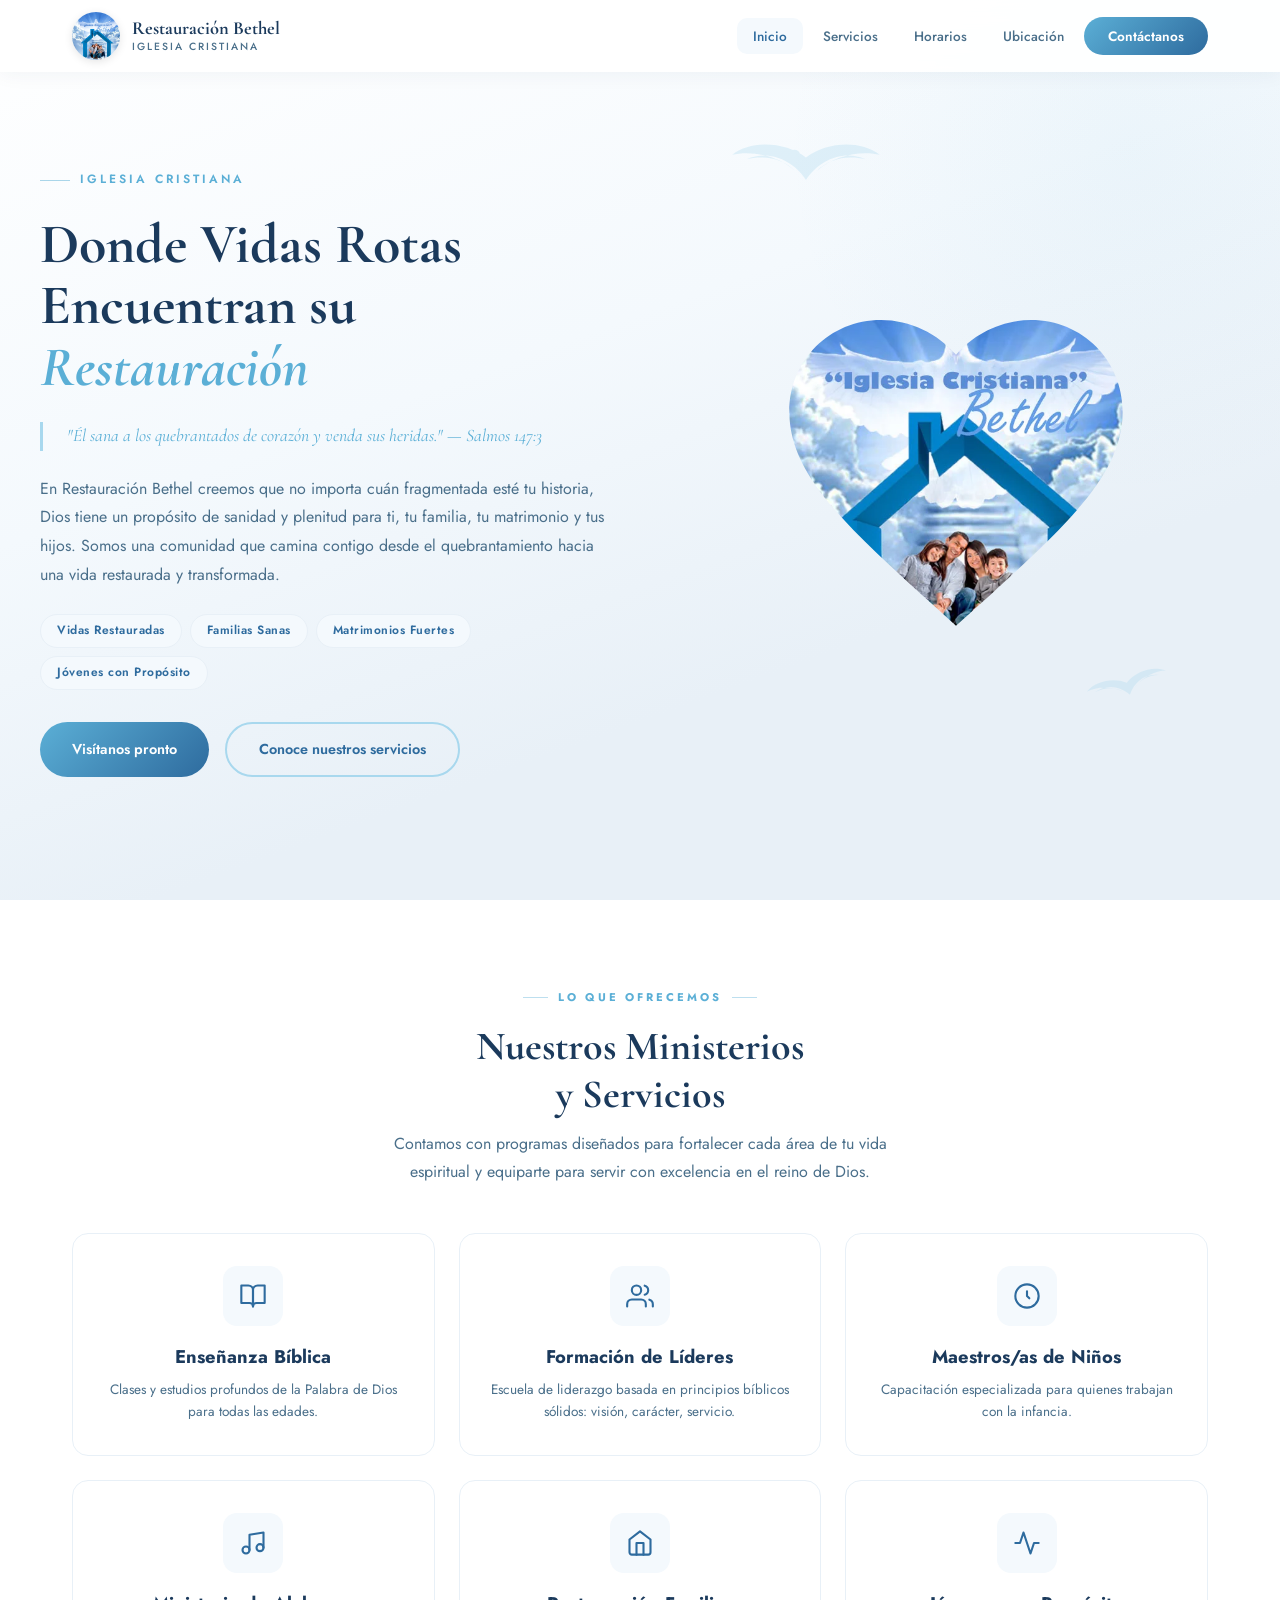
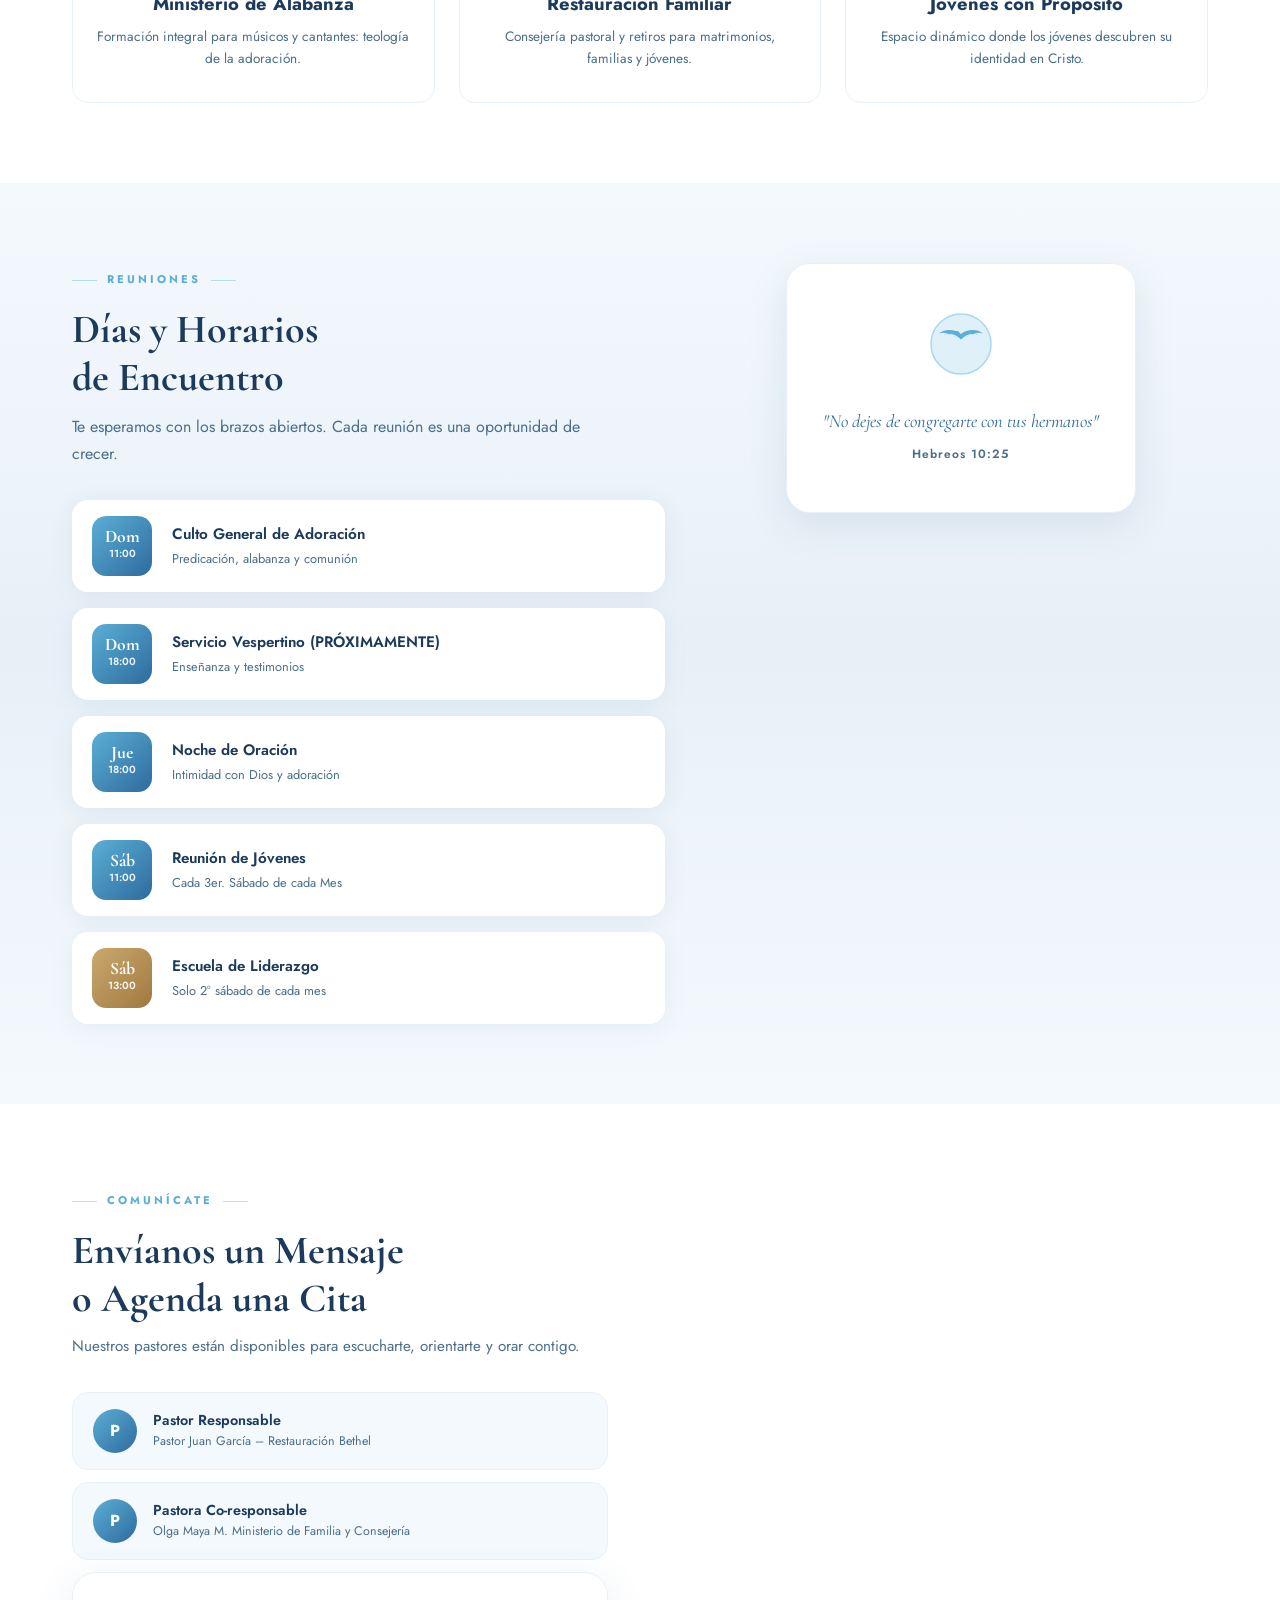
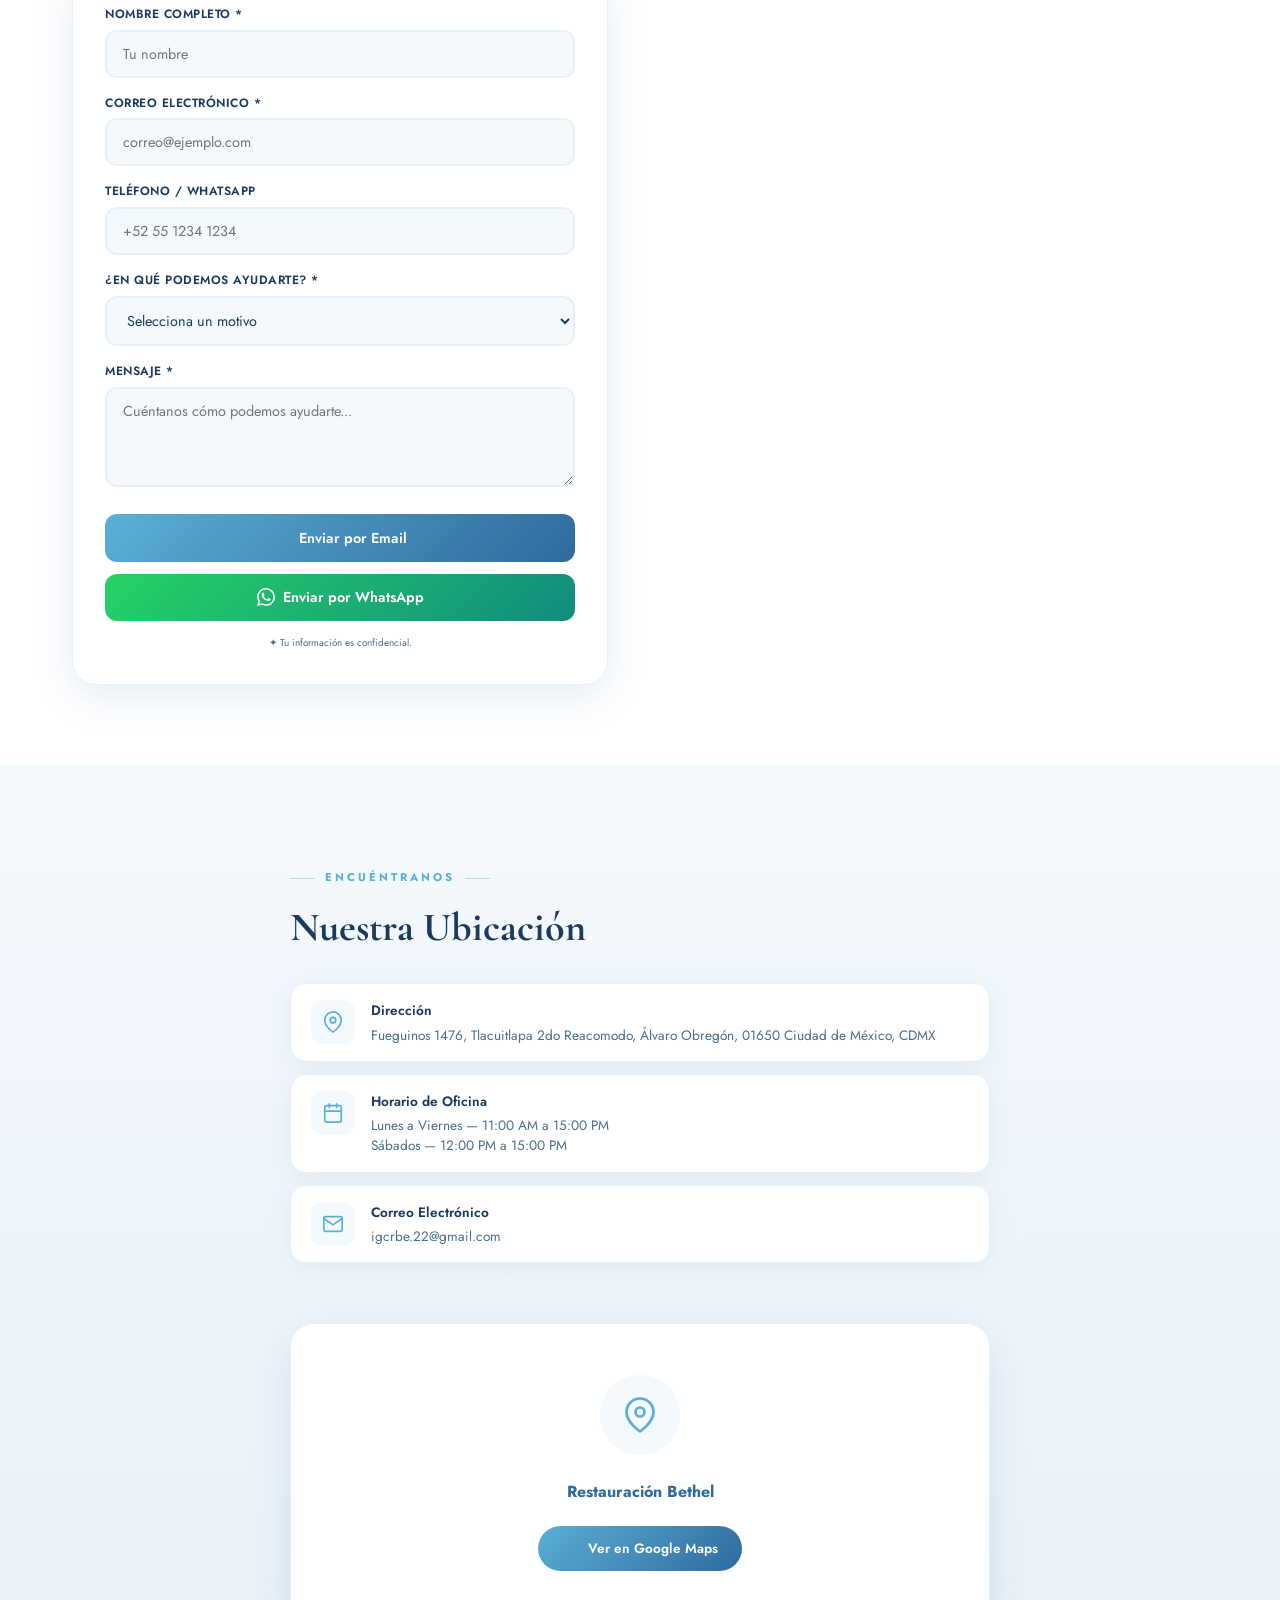
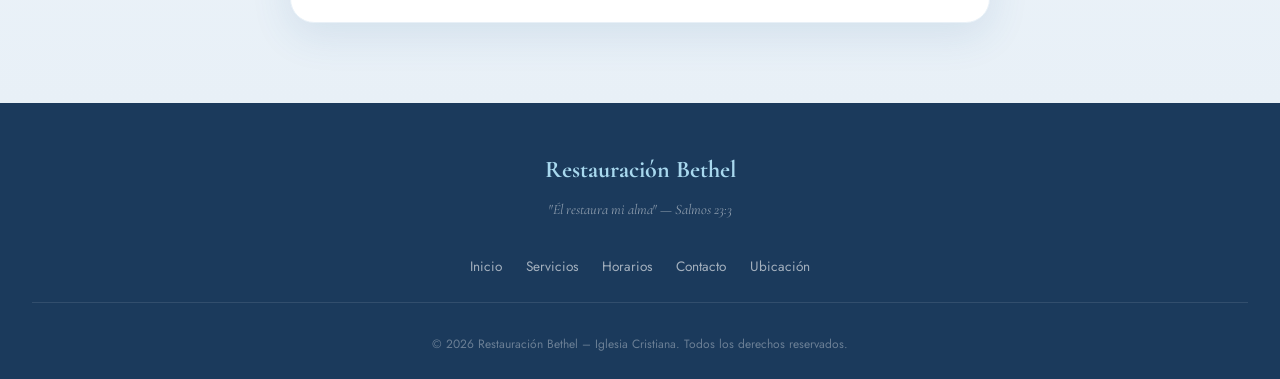
<file: index.html>
<!DOCTYPE html>
<html lang="es">
<head>
  <meta charset="UTF-8" />
  <meta name="viewport" content="width=device-width, initial-scale=1.0"/>
  <title>Iglesia Cristiana Restauración Bethel – Restaurando Vidas, Familias y Destinos</title>

  <link href="https://fonts.googleapis.com/css2?family=Cormorant+Garamond:ital,wght@0,400;0,600;0,700;1,400;1,600&family=Jost:wght@300;400;500;600&display=swap" rel="stylesheet"/>

  <link rel="stylesheet" href="styles.css"/>
</head>
<body>

  <!-- PALOMAS DE FONDO -->
  <div class="dove-bg" aria-hidden="true">
    <svg style="top:5%;left:5%;width:260px;" viewBox="0 0 200 130">
      <path d="M100 55 C78 38 40 35 18 52 C38 47 68 52 88 70 C75 57 55 52 34 57 C58 46 86 58 100 80 C114 58 142 46 166 57 C145 52 125 57 112 70 C132 52 162 47 182 52 C160 35 122 38 100 55Z" fill="#5bafd6"/>
      <ellipse cx="87" cy="51" rx="6" ry="4.5" fill="#5bafd6"/>
    </svg>
    <svg style="top:30%;right:3%;width:190px;transform:scaleX(-1)" viewBox="0 0 200 130">
      <path d="M100 55 C78 38 40 35 18 52 C38 47 68 52 88 70 C75 57 55 52 34 57 C58 46 86 58 100 80 C114 58 142 46 166 57 C145 52 125 57 112 70 C132 52 162 47 182 52 C160 35 122 38 100 55Z" fill="#5bafd6"/>
      <ellipse cx="87" cy="51" rx="6" ry="4.5" fill="#5bafd6"/>
    </svg>
    <svg style="bottom:15%;left:8%;width:140px;opacity:.07" viewBox="0 0 200 130">
      <path d="M100 55 C78 38 40 35 18 52 C38 47 68 52 88 70 C75 57 55 52 34 57 C58 46 86 58 100 80 C114 58 142 46 166 57 C145 52 125 57 112 70 C132 52 162 47 182 52 C160 35 122 38 100 55Z" fill="#5bafd6"/>
    </svg>
  </div>

  <!-- NAVBAR -->
  <nav id="navbar">
    <div class="nav-inner">
      <a href="#inicio" class="nav-brand">
        <img src="images/logo.webp" alt="Restauración Bethel" class="nav-logo-img"/>
        <div class="brand-text">
          <span class="brand-name">Restauración Bethel</span>
          <span class="brand-sub">Iglesia Cristiana</span>
        </div>
      </a>

      <ul class="nav-links" id="navLinks">
        <li><a href="#inicio">Inicio</a></li>
        <li><a href="#servicios">Servicios</a></li>
        <li><a href="#horarios">Horarios</a></li>
        <li><a href="#ubicacion">Ubicación</a></li>
        <li><a href="#contacto" class="nav-cta">Contáctanos</a></li>
      </ul>

      <div class="hamburger" id="hamburger" onclick="toggleMenu()">
        <span></span><span></span><span></span>
      </div>
    </div>
  </nav>

  <div class="nav-overlay" id="navOverlay"></div>

  <!-- HERO -->
  <section id="inicio">
    <div class="hero-circle"></div>

    <div class="hero-doves" aria-hidden="true">
      <svg style="top:12%;right:30%;width:180px" viewBox="0 0 200 130">
        <path d="M100 55 C78 38 40 35 18 52 C38 47 68 52 88 70 C75 57 55 52 34 57 C58 46 86 58 100 80 C114 58 142 46 166 57 C145 52 125 57 112 70 C132 52 162 47 182 52 C160 35 122 38 100 55Z" fill="#a8d8ee"/>
        <ellipse cx="87" cy="51" rx="6" ry="4.5" fill="#a8d8ee"/>
      </svg>
      <svg style="bottom:20%;right:8%;width:100px;transform:rotate(-15deg)" viewBox="0 0 200 130">
        <path d="M100 55 C78 38 40 35 18 52 C38 47 68 52 88 70 C75 57 55 52 34 57 C58 46 86 58 100 80 C114 58 142 46 166 57 C145 52 125 57 112 70 C132 52 162 47 182 52 C160 35 122 38 100 55Z" fill="#a8d8ee"/>
      </svg>
    </div>

    <div class="hero-content">
      <div class="hero-text">
        <div class="hero-eyebrow">
          <span class="hero-eyebrow-line"></span>
          Iglesia Cristiana
        </div>
        <h1 class="hero-title">
          Donde Vidas Rotas<br/>
          Encuentran su<br/>
          <em>Restauración</em>
        </h1>
        <p class="hero-verse">
          "Él sana a los quebrantados de corazón y venda sus heridas." — Salmos 147:3
        </p>
        <p class="hero-desc">
          En Restauración Bethel creemos que no importa cuán fragmentada esté tu historia,
          Dios tiene un propósito de sanidad y plenitud para ti, tu familia, tu matrimonio
          y tus hijos. Somos una comunidad que camina contigo desde el quebrantamiento
          hacia una vida restaurada y transformada.
        </p>
        <div class="hero-tags">
          <span class="hero-tag">Vidas Restauradas</span>
          <span class="hero-tag">Familias Sanas</span>
          <span class="hero-tag">Matrimonios Fuertes</span>
          <span class="hero-tag">Jóvenes con Propósito</span>
        </div>
        <div class="hero-btns">
          <a href="#contacto" class="btn-primary">Visítanos pronto</a>
          <a href="#servicios" class="btn-outline">Conoce nuestros servicios</a>
        </div>
      </div>

      <div class="hero-visual">
        <img src="images/logo.webp" alt="Logo Restauración Bethel" class="hero-logo-img"/>
      </div>
    </div>
  </section>

  <!-- SERVICIOS -->
  <section id="servicios">
    <div class="section-inner">
      <div class="services-header reveal">
        <div class="section-label">Lo que ofrecemos</div>
        <h2 class="section-title">Nuestros Ministerios<br/>y Servicios</h2>
        <p class="section-desc">
          Contamos con programas diseñados para fortalecer cada área de tu vida espiritual
          y equiparte para servir con excelencia en el reino de Dios.
        </p>
      </div>

      <div class="services-grid">
        <div class="service-card reveal">
          <div class="service-icon">
            <svg viewBox="0 0 24 24" fill="none" stroke-width="1.8" stroke-linecap="round" stroke-linejoin="round">
              <path d="M2 3h6a4 4 0 0 1 4 4v14a3 3 0 0 0-3-3H2z"/>
              <path d="M22 3h-6a4 4 0 0 0-4 4v14a3 3 0 0 1 3-3h7z"/>
            </svg>
          </div>
          <div class="service-title">Enseñanza Bíblica</div>
          <p class="service-text">Clases y estudios profundos de la Palabra de Dios para todas las edades.</p>
        </div>

        <div class="service-card reveal">
          <div class="service-icon">
            <svg viewBox="0 0 24 24" fill="none" stroke-width="1.8" stroke-linecap="round" stroke-linejoin="round">
              <path d="M17 21v-2a4 4 0 0 0-4-4H5a4 4 0 0 0-4 4v2"/>
              <circle cx="9" cy="7" r="4"/>
              <path d="M23 21v-2a4 4 0 0 0-3-3.87"/>
              <path d="M16 3.13a4 4 0 0 1 0 7.75"/>
            </svg>
          </div>
          <div class="service-title">Formación de Líderes</div>
          <p class="service-text">Escuela de liderazgo basada en principios bíblicos sólidos: visión, carácter, servicio.</p>
        </div>

        <div class="service-card reveal">
          <div class="service-icon">
            <svg viewBox="0 0 24 24" fill="none" stroke-width="1.8" stroke-linecap="round" stroke-linejoin="round">
              <path d="M12 2C6.5 2 2 6.5 2 12s4.5 10 10 10 10-4.5 10-10S17.5 2 12 2z"/>
              <path d="M12 8v4l2 2"/>
            </svg>
          </div>
          <div class="service-title">Maestros/as de Niños</div>
          <p class="service-text">Capacitación especializada para quienes trabajan con la infancia.</p>
        </div>

        <div class="service-card reveal">
          <div class="service-icon">
            <svg viewBox="0 0 24 24" fill="none" stroke-width="1.8" stroke-linecap="round" stroke-linejoin="round">
              <path d="M9 18V5l12-2v13"/>
              <circle cx="6" cy="18" r="3"/>
              <circle cx="18" cy="16" r="3"/>
            </svg>
          </div>
          <div class="service-title">Ministerio de Alabanza</div>
          <p class="service-text">Formación integral para músicos y cantantes: teología de la adoración.</p>
        </div>

        <div class="service-card reveal">
          <div class="service-icon">
            <svg viewBox="0 0 24 24" fill="none" stroke-width="1.8" stroke-linecap="round" stroke-linejoin="round">
              <path d="M3 9l9-7 9 7v11a2 2 0 0 1-2 2H5a2 2 0 0 1-2-2z"/>
              <polyline points="9 22 9 12 15 12 15 22"/>
            </svg>
          </div>
          <div class="service-title">Restauración Familiar</div>
          <p class="service-text">Consejería pastoral y retiros para matrimonios, familias y jóvenes.</p>
        </div>

        <div class="service-card reveal">
          <div class="service-icon">
            <svg viewBox="0 0 24 24" fill="none" stroke-width="1.8" stroke-linecap="round" stroke-linejoin="round">
              <polyline points="22 12 18 12 15 21 9 3 6 12 2 12"/>
            </svg>
          </div>
          <div class="service-title">Jóvenes con Propósito</div>
          <p class="service-text">Espacio dinámico donde los jóvenes descubren su identidad en Cristo.</p>
        </div>
      </div>
    </div>
  </section>

  <!-- HORARIOS -->
  <section id="horarios">
    <div class="section-inner">
      <div class="schedule-wrap">
        <div class="reveal">
          <div class="section-label">Reuniones</div>
          <h2 class="section-title">Días y Horarios<br/>de Encuentro</h2>
          <p class="section-desc">Te esperamos con los brazos abiertos. Cada reunión es una oportunidad de crecer.</p>

          <div class="schedule-list">
            <div class="schedule-item">
              <div class="schedule-badge">
                <div class="badge-day">Dom</div>
                <div class="badge-time">11:00</div>
              </div>
              <div class="schedule-info">
                <div class="schedule-name">Culto General de Adoración</div>
                <div class="schedule-note">Predicación, alabanza y comunión</div>
              </div>
            </div>
            <div class="schedule-item">
              <div class="schedule-badge">
                <div class="badge-day">Dom</div>
                <div class="badge-time">18:00</div>
              </div>
              <div class="schedule-info">
                <div class="schedule-name">Servicio Vespertino (PRÓXIMAMENTE)</div>
                <div class="schedule-note">Enseñanza y testimonios</div>
              </div>
            </div>
            <div class="schedule-item">
              <div class="schedule-badge">
                <div class="badge-day">Jue</div>
                <div class="badge-time">18:00</div>
              </div>
              <div class="schedule-info">
                <div class="schedule-name">Noche de Oración</div>
                <div class="schedule-note">Intimidad con Dios y adoración</div>
              </div>
            </div>
            <div class="schedule-item">
              <div class="schedule-badge">
                <div class="badge-day">Sáb</div>
                <div class="badge-time">11:00</div>
              </div>
              <div class="schedule-info">
                <div class="schedule-name">Reunión de Jóvenes</div>
                <div class="schedule-note">Cada 3er. Sábado de cada Mes</div>
              </div>
            </div>
            <div class="schedule-item">
              <div class="schedule-badge" style="background:linear-gradient(135deg,#c9a96e,#a07840)">
                <div class="badge-day">Sáb</div>
                <div class="badge-time">13:00</div>
              </div>
              <div class="schedule-info">
                <div class="schedule-name">Escuela de Liderazgo</div>
                <div class="schedule-note">Solo 2° sábado de cada mes</div>
              </div>
            </div>
          </div>
        </div>

        <div class="schedule-visual reveal">
          <div class="clock-card">
            <div class="clock-icon-wrap">
              <svg width="64" height="64" viewBox="0 0 64 64" fill="none">
                <circle cx="32" cy="32" r="30" fill="#dff0f9" stroke="#a8d8ee" stroke-width="1.5"/>
                <path d="M32 22 C26 17 16 16.5 10 21.5 C15.5 19.8 22 21.5 27 25.5 C24 22.5 19 21 14.5 22.5 C20 20 27 22.5 32 27.5 C37 22.5 44 20 49.5 22.5 C45 21 40 22.5 37 25.5 C42 21.5 48.5 19.8 54 21.5 C48 16.5 38 17 32 22Z" fill="#5bafd6"/>
                <ellipse cx="28" cy="21" rx="2.5" ry="2" fill="#5bafd6"/>
              </svg>
            </div>
            <div class="clock-quote">"No dejes de congregarte con tus hermanos"</div>
            <div class="clock-ref">Hebreos 10:25</div>
          </div>
        </div>
      </div>
    </div>
  </section>

  <!-- CONTACTO -->
  <section id="contacto">
    <div class="section-inner">
      <div class="contact-wrap">

        <div class="reveal">
          <div class="section-label">Comunícate</div>
          <h2 class="section-title">Envíanos un Mensaje<br/>o Agenda una Cita</h2>
          <p class="pastores-intro">
            Nuestros pastores están disponibles para escucharte, orientarte y orar contigo.
          </p>

          <div class="pastor-card">
            <div class="pastor-avatar">P</div>
            <div>
              <div class="pastor-name">Pastor Responsable</div>
              <div class="pastor-role">Pastor Juan García – Restauración Bethel</div>
            </div>
          </div>
          <div class="pastor-card">
            <div class="pastor-avatar">P</div>
            <div>
              <div class="pastor-name">Pastora Co-responsable</div>
              <div class="pastor-role">Olga Maya M. Ministerio de Familia y Consejería</div>
            </div>
          </div>

         <!-- 
          <div class="contact-methods">
            <div class="contact-method">
              <svg viewBox="0 0 24 24" fill="none" stroke-width="1.8" stroke-linecap="round" stroke-linejoin="round">
                <path d="M22 16.92v3a2 2 0 0 1-2.18 2 19.79 19.79 0 0 1-8.63-3.07A19.5 19.5 0 0 1 4.69 12a19.79 19.79 0 0 1-3-8.57A2 2 0 0 1 3.62 2h3a2 2 0 0 1 2 1.72c.127.96.361 1.903.7 2.81a2 2 0 0 1-.45 2.11L8.09 9.91a16 16 0 0 0 6 6l1.27-1.27a2 2 0 0 1 2.11-.45c.907.339 1.85.573 2.81.7A2 2 0 0 1 22 16.92z"/>
              </svg>
              <span>WhatsApp / Teléfono: <strong>55 3315 7550</strong></span>
            </div>
            <div class="contact-method">
              <svg viewBox="0 0 24 24" fill="none" stroke-width="1.8" stroke-linecap="round" stroke-linejoin="round">
                <path d="M4 4h16c1.1 0 2 .9 2 2v12c0 1.1-.9 2-2 2H4c-1.1 0-2-.9-2-2V6c0-1.1.9-2 2-2z"/>
                <polyline points="22,6 12,13 2,6"/>
              </svg>
              <span>Email: <strong>igcrbe.22@gmail.com</strong></span>
            </div>
          </div>
        </div>
          -->

        <div class="contact-form-box reveal">
          <form id="contactForm" action="https://formsubmit.co/igcrbe.22@gmail.com" method="POST">
            <input type="hidden" name="_next" value="https://igcrbe22.github.io/Restauracion-Bethel.com/?enviado=exito">
            <input type="hidden" name="_subject" value="🕊️ Nuevo mensaje desde Restauración Bethel">
            <input type="hidden" name="_captcha" value="false">
            <input type="hidden" name="_template" value="table">
            <input type="hidden" name="_autoresponse" value="Gracias por contactarnos. Pronto nos comunicaremos contigo. ¡Dios te bendiga! — Restauración Bethel">
            <input type="hidden" name="Nombre" id="formNombreHidden">
            <input type="hidden" name="Email" id="formEmailHidden">
            <input type="hidden" name="Telefono" id="formTelHidden">
            <input type="hidden" name="Motivo" id="formMotivoHidden">
            <input type="hidden" name="Mensaje" id="formMensajeHidden">

            <div class="form-group">
              <label>Nombre completo *</label>
              <input type="text" id="formNombre" name="nombre_visible" placeholder="Tu nombre" required>
            </div>
            <div class="form-group">
              <label>Correo electrónico *</label>
              <input type="email" id="formEmail" name="email_visible" placeholder="correo@ejemplo.com" required>
            </div>
            <div class="form-group">
              <label>Teléfono / WhatsApp</label>
              <input type="tel" id="formTel" name="telefono_visible" placeholder="+52 55 1234 1234">
            </div>
            <div class="form-group">
              <label>¿En qué podemos ayudarte? *</label>
              <select id="formMotivo" name="motivo_visible" required>
                <option value="">Selecciona un motivo</option>
                <option>Visitar la iglesia por primera vez</option>
                <option>Agendar cita con un pastor</option>
                <option>Información sobre ministerios</option>
                <option>Consejería pastoral</option>
                <option>Oración y apoyo espiritual</option>
                <option>Otro</option>
              </select>
            </div>
            <div class="form-group">
              <label>Mensaje *</label>
              <textarea id="formMensaje" name="mensaje_visible" placeholder="Cuéntanos cómo podemos ayudarte..." required></textarea>
            </div>

            <div class="form-actions">
              <button type="submit" class="form-submit" id="btnSubmit">
                <svg viewBox="0 0 24 24" fill="none" stroke-width="2" stroke-linecap="round" stroke-linejoin="round" style="width:18px;height:18px">
                  <line x1="22" y1="2" x2="11" y2="13"/>
                  <polygon points="22 2 15 22 11 13 2 9 22 2"/>
                </svg>
                Enviar por Email
              </button>
              <button type="button" class="form-whatsapp" onclick="enviarWhatsApp()">
                <svg viewBox="0 0 24 24" fill="currentColor" style="width:18px;height:18px">
                  <path d="M17.472 14.382c-.297-.149-1.758-.867-2.03-.967-.273-.099-.471-.148-.67.15-.197.297-.767.966-.94 1.164-.173.199-.347.223-.644.075-.297-.15-1.255-.463-2.39-1.475-.883-.788-1.48-1.761-1.653-2.059-.173-.297-.018-.458.13-.606.134-.133.298-.347.446-.52.149-.174.198-.298.298-.497.099-.198.05-.371-.025-.52-.075-.149-.669-1.612-.916-2.207-.242-.579-.487-.5-.669-.51-.173-.008-.371-.01-.57-.01-.198 0-.52.074-.792.372-.272.297-1.04 1.016-1.04 2.479 0 1.462 1.065 2.875 1.213 3.074.149.198 2.095 3.2 5.076 4.487.709.306 1.262.489 1.694.625.712.227 1.36.195 1.871.118.571-.085 1.758-.719 2.006-1.413.248-.694.248-1.289.173-1.413-.074-.124-.272-.198-.57-.347m-5.421 7.403h-.004a9.87 9.87 0 01-5.031-1.378l-.361-.214-3.741.982.998-3.648-.235-.374a9.86 9.86 0 01-1.51-5.26c.001-5.45 4.436-9.884 9.888-9.884 2.64 0 5.122 1.03 6.988 2.898a9.825 9.825 0 012.893 6.994c-.003 5.45-4.437 9.884-9.885 9.884m8.413-18.297A11.815 11.815 0 0012.05 0C5.495 0 .16 5.335.157 11.892c0 2.096.547 4.142 1.588 5.945L.057 24l6.305-1.654a11.882 11.882 0 005.683 1.448h.005c6.554 0 11.89-5.335 11.893-11.893a11.821 11.821 0 00-3.48-8.413Z"/>
                </svg>
                Enviar por WhatsApp
              </button>
            </div>
            <p class="form-note">
              <small>✦ Tu información es confidencial.</small>
            </p>
          </form>
        </div>

      </div>
    </div>
  </section>

  <!-- UBICACIÓN -->
<section id="ubicacion">
  <div class="section-inner">
    <div class="location-wrap-single">

      <div class="location-details reveal">
        <div class="section-label">Encuéntranos</div>
        <h2 class="section-title">Nuestra Ubicación</h2>

        <div style="margin-top:2rem;">
          <!-- Dirección -->
          <div class="location-detail-item">
            <div class="location-detail-icon">
              <svg viewBox="0 0 24 24" fill="none" stroke-width="1.8" stroke-linecap="round" stroke-linejoin="round">
                <path d="M21 10c0 7-9 13-9 13s-9-6-9-13a9 9 0 0 1 18 0z"/>
                <circle cx="12" cy="10" r="3"/>
              </svg>
            </div>
            <div>
              <div class="location-detail-title">Dirección</div>
              <div class="location-detail-text">Fueguinos 1476, Tlacuitlapa 2do Reacomodo, Álvaro Obregón, 01650 Ciudad de México, CDMX</div>
            </div>
          </div>

          <!-- Horario -->
          <div class="location-detail-item">
            <div class="location-detail-icon">
              <svg viewBox="0 0 24 24" fill="none" stroke-width="1.8" stroke-linecap="round" stroke-linejoin="round">
                <rect x="3" y="4" width="18" height="18" rx="2" ry="2"/>
                <line x1="16" y1="2" x2="16" y2="6"/>
                <line x1="8"  y1="2" x2="8"  y2="6"/>
                <line x1="3"  y1="10" x2="21" y2="10"/>
              </svg>
            </div>
            <div>
              <div class="location-detail-title">Horario de Oficina</div>
              <div class="location-detail-text">Lunes a Viernes — 11:00 AM a 15:00 PM<br/>Sábados — 12:00 PM a 15:00 PM</div>
            </div>
          </div>
          
          <!-- Correo Electrónico -->
          <div class="location-detail-item">
            <div class="location-detail-icon">
              <svg viewBox="0 0 24 24" fill="none" stroke-width="1.8" stroke-linecap="round" stroke-linejoin="round">
                <path d="M4 4h16c1.1 0 2 .9 2 2v12c0 1.1-.9 2-2 2H4c-1.1 0-2-.9-2-2V6c0-1.1.9-2 2-2z"/>
                <polyline points="22,6 12,13 2,6"/>
              </svg>
            </div>
            <div>
              <div class="location-detail-title">Correo Electrónico</div>
              <div class="location-detail-text">igcrbe.22@gmail.com</div>
            </div>
          </div>
        </div>
      </div>

      <!-- MAPA MOVIDO AL FINAL -->
      <div class="location-map-placeholder reveal">
        <div class="map-icon-bg">
          <svg viewBox="0 0 24 24" fill="none" stroke-width="1.8" stroke-linecap="round" stroke-linejoin="round">
            <path d="M21 10c0 7-9 13-9 13s-9-6-9-13a9 9 0 0 1 18 0z"/>
            <circle cx="12" cy="10" r="3"/>
          </svg>
        </div>
        <div class="map-placeholder-text">
          <strong style="color:var(--sky-dark);display:block;margin-bottom:.3rem;">Restauración Bethel</strong>
        </div>
        <a href="https://maps.app.goo.gl/TU2vSs5MhYG86ngf9" target="_blank" class="map-btn">
          <svg viewBox="0 0 24 24" fill="none" stroke-width="2" stroke-linecap="round" stroke-linejoin="round" style="width:18px;height:18px">
            <path d="M21 10c0 7-9 13-9 13s-9-6-9-13a9 9 0 0 1 18 0z"/>
            <circle cx="12" cy="10" r="3"/>
          </svg>
          Ver en Google Maps
        </a>
      </div>

    </div>
  </div>
</section>
            
            <!--
            <div class="location-detail-item">
              <div class="location-detail-icon">
                <svg viewBox="0 0 24 24" fill="none" stroke-width="1.8" stroke-linecap="round" stroke-linejoin="round">
                  <path d="M22 16.92v3a2 2 0 0 1-2.18 2 19.79 19.79 0 0 1-8.63-3.07A19.5 19.5 0 0 1 4.69 12a19.79 19.79 0 0 1-3-8.57A2 2 0 0 1 3.62 2h3a2 2 0 0 1 2 1.72c.127.96.361 1.903.7 2.81a2 2 0 0 1-.45 2.11L8.09 9.91a16 16 0 0 0 6 6l1.27-1.27a2 2 0 0 1 2.11-.45c.907.339 1.85.573 2.81.7A2 2 0 0 1 22 16.92z"/>
                </svg>
              </div>
              <div>
                <div class="location-detail-title">Teléfono</div>
                <div class="location-detail-text">55 3315 7550</div>
              </div>
            </div>
            -->
            <!--
            <div class="location-detail-item">
              <div class="location-detail-icon">
                <svg viewBox="0 0 24 24" fill="none" stroke-width="1.8" stroke-linecap="round" stroke-linejoin="round">
                  <path d="M4 4h16c1.1 0 2 .9 2 2v12c0 1.1-.9 2-2 2H4c-1.1 0-2-.9-2-2V6c0-1.1.9-2 2-2z"/>
                  <polyline points="22,6 12,13 2,6"/>
                </svg>
              </div>
              <div>
                <div class="location-detail-title">Correo Electrónico</div>
                <div class="location-detail-text">
                  igcrbe.22@gmail.com
                </div>
              </div>
            </div>
          </div>
        </div>
      </div>
    </div>
  </section>
  -->

  <!-- FOOTER -->
  <footer>
    <div class="footer-brand">Restauración Bethel</div>
    <div class="footer-verse">"Él restaura mi alma" — Salmos 23:3</div>
    <ul class="footer-links">
      <li><a href="#inicio">Inicio</a></li>
      <li><a href="#servicios">Servicios</a></li>
      <li><a href="#horarios">Horarios</a></li>
      <li><a href="#contacto">Contacto</a></li>
      <li><a href="#ubicacion">Ubicación</a></li>
    </ul>
    <div class="footer-copy">
      © 2026 Restauración Bethel – Iglesia Cristiana. Todos los derechos reservados.
    </div>
  </footer>

  <!-- Toast de notificación -->
  <div class="notif" id="notif"></div>

  <!-- JavaScript -->
  <script src="main.js"></script>

</body>
</html>
</file>
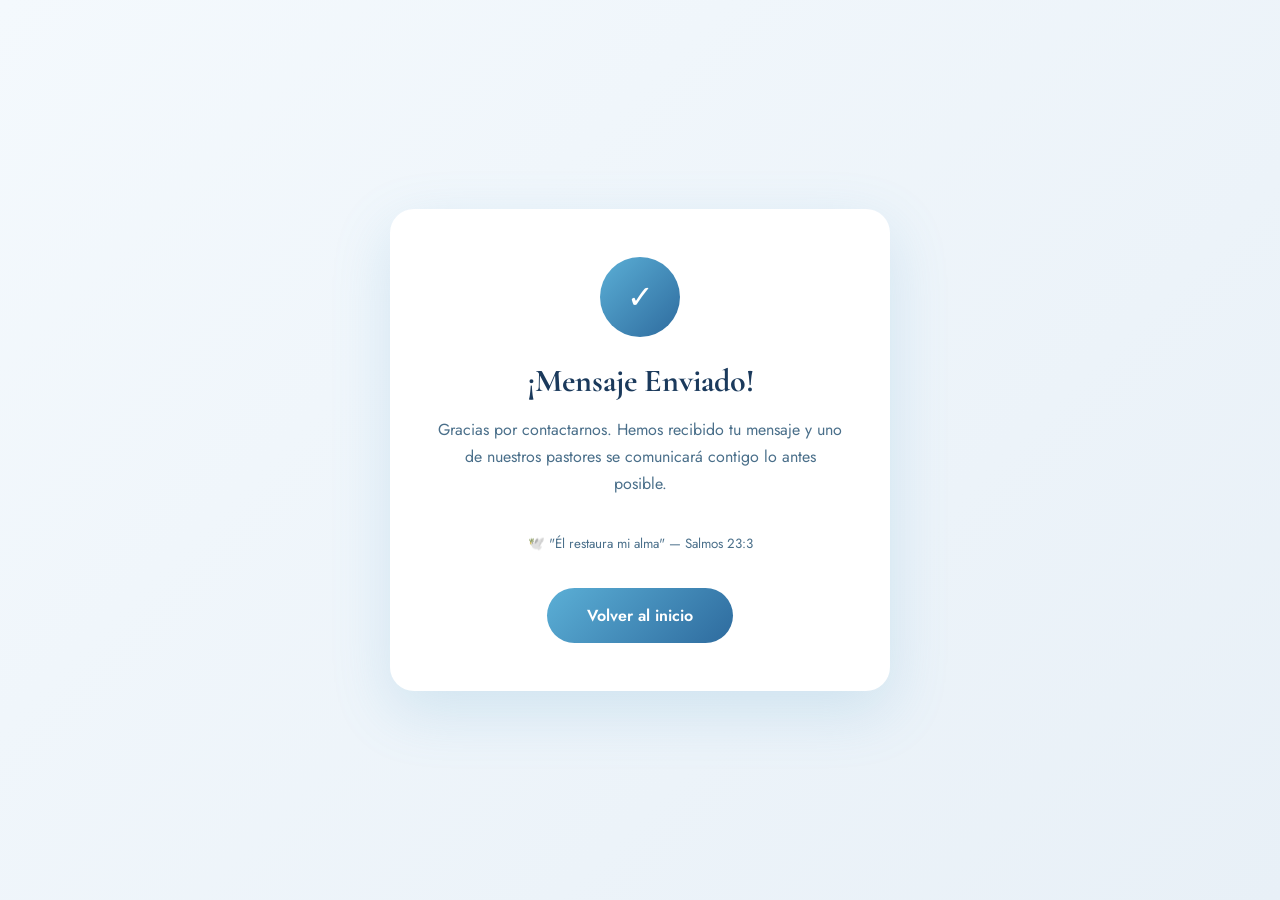
<file: gracias.html>
<!DOCTYPE html>
<html lang="es">
<head>
  <meta charset="UTF-8">
  <meta name="viewport" content="width=device-width, initial-scale=1.0">
  <title>¡Gracias! — Restauración Bethel</title>
  <link href="https://fonts.googleapis.com/css2?family=Cormorant+Garamond:wght@600;700&family=Jost:wght@400;500&display=swap" rel="stylesheet">
  <style>
    *{margin:0;padding:0;box-sizing:border-box}
    body{font-family:'Jost',sans-serif;background:linear-gradient(135deg,#f4f9fd,#e8f0f7);min-height:100vh;display:flex;align-items:center;justify-content:center;padding:2rem}
    .card{background:white;border-radius:24px;padding:3rem;max-width:500px;text-align:center;box-shadow:0 20px 60px rgba(91,164,207,0.2)}
    .icon{width:80px;height:80px;background:linear-gradient(135deg,#5bafd6,#2e6b9e);border-radius:50%;display:flex;align-items:center;justify-content:center;margin:0 auto 1.5rem;color:white;font-size:2rem}
    h1{font-family:'Cormorant Garamond',serif;font-size:2rem;color:#1b3a5c;margin-bottom:1rem}
    p{color:#4a6f8a;line-height:1.7;margin-bottom:2rem}
    .btn{display:inline-block;background:linear-gradient(135deg,#5bafd6,#2e6b9e);color:white;padding:1rem 2.5rem;border-radius:50px;text-decoration:none;font-weight:600;transition:transform .2s}
    .btn:hover{transform:translateY(-2px)}
  </style>
</head>
<body>
  <div class="card">
    <div class="icon">✓</div>
    <h1>¡Mensaje Enviado!</h1>
    <p>Gracias por contactarnos. Hemos recibido tu mensaje y uno de nuestros pastores se comunicará contigo lo antes posible.</p>
    <p><small>🕊️ "Él restaura mi alma" — Salmos 23:3</small></p>
    <a href="index.html" class="btn">Volver al inicio</a>
  </div>
</body>
</html>
</file>
<file: styles.css>
/* ============================================
   RESTAURACIÓN BETHEL — HOJA DE ESTILOS
   ============================================ */

/* RESET */
*, *::before, *::after {
  margin: 0;
  padding: 0;
  box-sizing: border-box;
}

/* VARIABLES */
:root {
  --sky: #5bafd6;
  --sky-light: #a8d8ee;
  --sky-dark: #2e6b9e;
  --sky-darker: #1b3a5c;
  --bg: #f4f9fd;
  --bg-alt: #e8f0f7;
  --white: #ffffff;
  --text: #1b3a5c;
  --text-soft: #4a6f8a;
  --gold: #c9a96e;
  --gold-dark: #a07840;
  --shadow: 0 4px 24px rgba(46, 107, 158, 0.08);
  --shadow-lg: 0 12px 40px rgba(46, 107, 158, 0.12);
  --radius: 16px;
  --radius-lg: 24px;
  --transition: all 0.3s cubic-bezier(0.4, 0, 0.2, 1);
}

html { scroll-behavior: smooth; font-size: 16px; }

body {
  font-family: 'Jost', sans-serif;
  color: var(--text);
  background: var(--white);
  overflow-x: hidden;
  line-height: 1.6;
}

h1, h2, h3, h4 { font-family: 'Cormorant Garamond', serif; }

/* ============================================
   PALOMAS DE FONDO
   ============================================ */
.dove-bg {
  position: fixed;
  top: 0; left: 0;
  width: 100%; height: 100%;  pointer-events: none;
  z-index: 0;
  opacity: 0.04;
}

.dove-bg svg {
  position: absolute;
  fill: var(--sky);
}

/* ============================================
   NAVBAR
   ============================================ */
nav {
  position: fixed;
  top: 0; left: 0;
  width: 100%;
  z-index: 1000;
  background: rgba(255,255,255,0.92);
  backdrop-filter: blur(12px);
  -webkit-backdrop-filter: blur(12px);
  box-shadow: 0 1px 20px rgba(27, 58, 92, 0.06);
  transition: var(--transition);
}

nav.scrolled {
  box-shadow: 0 2px 30px rgba(27, 58, 92, 0.1);
}

.nav-inner {
  max-width: 1200px;
  margin: 0 auto;
  padding: 0 2rem;
  display: flex;
  align-items: center;
  justify-content: space-between;
  height: 72px;
}

.nav-brand {
  display: flex;
  align-items: center;
  gap: 12px;
  text-decoration: none;
}

.nav-brand-icon {
  width: 44px; height: 44px;
  background: linear-gradient(135deg, var(--sky), var(--sky-dark));
  border-radius: 50%;  display: flex;
  align-items: center;
  justify-content: center;
}

.brand-text {
  display: flex;
  flex-direction: column;
}

.brand-name {
  font-family: 'Cormorant Garamond', serif;
  font-size: 1.15rem;
  font-weight: 700;
  color: var(--sky-darker);
  line-height: 1.2;
}

.brand-sub {
  font-size: 0.65rem;
  color: var(--text-soft);
  letter-spacing: 2px;
  text-transform: uppercase;
  font-weight: 500;
}

.nav-links {
  display: flex;
  list-style: none;
  gap: 0.25rem;
  align-items: center;
}

.nav-links a {
  text-decoration: none;
  color: var(--text-soft);
  font-size: 0.85rem;
  font-weight: 500;
  padding: 0.5rem 1rem;
  border-radius: 10px;
  transition: var(--transition);
}

.nav-links a:hover,
.nav-links a.active {
  color: var(--sky-dark);
  background: var(--bg);
}

.nav-cta {  background: linear-gradient(135deg, var(--sky), var(--sky-dark)) !important;
  color: white !important;
  padding: 0.55rem 1.5rem !important;
  border-radius: 25px !important;
  font-weight: 600 !important;
}

.nav-cta:hover { transform: translateY(-2px); box-shadow: 0 4px 15px rgba(91,175,214,0.4); }

/* Hamburger */
.hamburger {
  display: none;
  flex-direction: column;
  gap: 5px;
  cursor: pointer;
  padding: 5px;
  z-index: 1001;
}

.hamburger span {
  width: 26px; height: 2.5px;
  background: var(--sky-darker);
  border-radius: 3px;
  transition: var(--transition);
}

.hamburger.active span:nth-child(1) { transform: rotate(45deg) translate(5px, 5px); }
.hamburger.active span:nth-child(2) { opacity: 0; }
.hamburger.active span:nth-child(3) { transform: rotate(-45deg) translate(5px, -5px); }

.nav-overlay {
  display: none;
  position: fixed;
  top: 0; left: 0;
  width: 100%; height: 100%;
  background: rgba(27, 58, 92, 0.2);
  backdrop-filter: blur(4px);
  z-index: 999;
}

.nav-overlay.active { display: block; }

/* ============================================
   HERO
   ============================================ */
#inicio {
  min-height: 100vh;
  display: flex;
  align-items: center;
  position: relative;  overflow: hidden;
  background: linear-gradient(160deg, var(--white) 0%, var(--bg) 40%, var(--bg-alt) 70%);
  padding: 120px 2rem 80px;
}

.hero-circle {
  position: absolute;
  top: -200px; right: -200px;
  width: 700px; height: 700px;
  background: radial-gradient(circle, rgba(91,175,214,0.06) 0%, transparent 70%);
  border-radius: 50%;
  pointer-events: none;
}

.hero-doves svg {
  position: absolute;
  pointer-events: none;
  fill: var(--sky-light);
  opacity: 0.3;
}

.hero-content {
  max-width: 1200px;
  margin: 0 auto;
  display: grid;
  grid-template-columns: 1fr 1fr;
  gap: 4rem;
  align-items: center;
  position: relative;
  z-index: 1;
  width: 100%;
}

.hero-text { max-width: 580px; }

.hero-eyebrow {
  display: inline-flex;
  align-items: center;
  gap: 10px;
  font-size: 0.75rem;
  font-weight: 600;
  letter-spacing: 3px;
  text-transform: uppercase;
  color: var(--sky);
  margin-bottom: 1.5rem;
}

.hero-eyebrow-line {
  width: 30px; height: 1px;
  background: var(--sky);  opacity: 0.5;
}

.hero-title {
  font-size: 3.5rem;
  font-weight: 700;
  line-height: 1.1;
  color: var(--sky-darker);
  margin-bottom: 1.5rem;
}

.hero-title em {
  font-style: italic;
  color: var(--sky);
}

.hero-verse {
  font-family: 'Cormorant Garamond', serif;
  font-style: italic;
  font-size: 1.1rem;
  color: var(--sky);
  margin-bottom: 1.5rem;
  padding-left: 1.5rem;
  border-left: 3px solid var(--sky-light);
}

.hero-desc {
  font-size: 1rem;
  color: var(--text-soft);
  line-height: 1.8;
  margin-bottom: 1.5rem;
}

.hero-tags {
  display: flex;
  flex-wrap: wrap;
  gap: 0.5rem;
  margin-bottom: 2rem;
}

.hero-tag {
  background: var(--bg);
  color: var(--sky-dark);
  padding: 0.4rem 1rem;
  border-radius: 20px;
  font-size: 0.75rem;
  font-weight: 600;
  letter-spacing: 0.5px;
  border: 1px solid var(--bg-alt);
}
.hero-btns {
  display: flex;
  gap: 1rem;
  flex-wrap: wrap;
}

.btn-primary {
  display: inline-flex;
  align-items: center;
  gap: 8px;
  background: linear-gradient(135deg, var(--sky), var(--sky-dark));
  color: white;
  padding: 0.9rem 2rem;
  border-radius: 50px;
  text-decoration: none;
  font-weight: 600;
  font-size: 0.9rem;
  transition: var(--transition);
}

.btn-primary:hover { transform: translateY(-3px); box-shadow: 0 8px 25px rgba(91,175,214,0.4); }

.btn-outline {
  display: inline-flex;
  align-items: center;
  gap: 8px;
  background: transparent;
  color: var(--sky-dark);
  padding: 0.9rem 2rem;
  border-radius: 50px;
  text-decoration: none;
  font-weight: 600;
  font-size: 0.9rem;
  border: 2px solid var(--sky-light);
  transition: var(--transition);
}

.btn-outline:hover { background: var(--bg); transform: translateY(-3px); }

/* Emblem */
.hero-visual {
  display: flex;
  align-items: center;
  justify-content: center;
}

.hero-emblem {
  position: relative;
  width: 280px; height: 280px;}

.emblem-ring {
  position: absolute;
  top: 0; left: 0;
  width: 100%; height: 100%;
  border: 2px solid var(--sky-light);
  border-radius: 50%;
  opacity: 0.3;
  animation: spin 20s linear infinite;
}

.emblem-ring-2 {
  width: 85%; height: 85%;
  top: 7.5%; left: 7.5%;
  animation-duration: 15s;
  animation-direction: reverse;
  border-color: var(--sky);
  opacity: 0.15;
}

@keyframes spin {
  to { transform: rotate(360deg); }
}

.emblem-core {
  position: absolute;
  top: 50%; left: 50%;
  transform: translate(-50%, -50%);
  text-align: center;
  width: 200px;
}

.emblem-dove-svg {
  width: 100px; height: 65px;
  margin-bottom: 0.5rem;
}

.emblem-name {
  font-family: 'Cormorant Garamond', serif;
  font-size: 1.4rem;
  font-weight: 700;
  color: var(--sky-darker);
  line-height: 1.2;
}

.emblem-sub {
  font-size: 0.65rem;
  color: var(--text-soft);
  letter-spacing: 2px;  text-transform: uppercase;
  margin-top: 0.25rem;
}

.emblem-dots {
  position: absolute;
  top: 50%; left: 50%;
  transform: translate(-50%, -50%);
  width: 110px; height: 110px;
}

.emblem-dot {
  position: absolute;
  top: 50%; left: 50%;
  width: 6px; height: 6px;
  background: var(--sky);
  border-radius: 50%;
  opacity: 0.4;
  animation: pulse 2s ease-in-out infinite;
}

@keyframes pulse {
  0%, 100% { opacity: 0.2; transform: rotate(var(--r, 0deg)) translateX(55px) scale(1); }
  50% { opacity: 0.6; transform: rotate(var(--r, 0deg)) translateX(55px) scale(1.5); }
}

/* ============================================
   SECCIONES GENERALES
   ============================================ */
.section-inner {
  max-width: 1200px;
  margin: 0 auto;
  padding: 5rem 2rem;
}

.section-label {
  display: inline-flex;
  align-items: center;
  gap: 10px;
  font-size: 0.7rem;
  font-weight: 700;
  letter-spacing: 3px;
  text-transform: uppercase;
  color: var(--sky);
  margin-bottom: 1rem;
}

.section-label::before,
.section-label::after {
  content: '';  width: 25px; height: 1px;
  background: var(--sky);
  opacity: 0.4;
}

.section-title {
  font-size: 2.5rem;
  font-weight: 700;
  color: var(--sky-darker);
  margin-bottom: 0.75rem;
  line-height: 1.2;
}

.section-desc {
  font-size: 1rem;
  color: var(--text-soft);
  max-width: 550px;
  line-height: 1.7;
}

/* ============================================
   SERVICIOS
   ============================================ */
#servicios { background: var(--white); }

.services-header { text-align: center; margin-bottom: 3rem; }
.services-header .section-desc { margin: 0 auto; }

.services-grid {
  display: grid;
  grid-template-columns: repeat(auto-fit, minmax(280px, 1fr));
  gap: 1.5rem;
}

.service-card {
  background: var(--white);
  border: 1px solid var(--bg-alt);
  border-radius: var(--radius);
  padding: 2rem 1.5rem;
  text-align: center;
  transition: var(--transition);
}

.service-card:hover {
  transform: translateY(-6px);
  box-shadow: var(--shadow-lg);
  border-color: var(--sky-light);
}

.service-icon {  width: 60px; height: 60px;
  margin: 0 auto 1rem;
  background: var(--bg);
  border-radius: 14px;
  display: flex;
  align-items: center;
  justify-content: center;
  transition: var(--transition);
}

.service-icon svg {
  width: 28px; height: 28px;
  stroke: var(--sky-dark);
  transition: var(--transition);
}

.service-card:hover .service-icon {
  background: linear-gradient(135deg, var(--sky), var(--sky-dark));
}

.service-card:hover .service-icon svg {
  stroke: white;
}

.service-title {
  font-size: 1.15rem;
  font-weight: 700;
  color: var(--sky-darker);
  margin-bottom: 0.5rem;
}

.service-text {
  font-size: 0.85rem;
  color: var(--text-soft);
  line-height: 1.6;
}

/* ============================================
   HORARIOS
   ============================================ */
#horarios {
  background: linear-gradient(180deg, var(--bg), var(--bg-alt), var(--bg));
}

.schedule-wrap {
  display: grid;
  grid-template-columns: 1.2fr 1fr;
  gap: 3rem;
  align-items: start;
}
.schedule-list {
  display: flex;
  flex-direction: column;
  gap: 1rem;
  margin-top: 2rem;
}

.schedule-item {
  display: flex;
  align-items: center;
  gap: 1.25rem;
  padding: 1rem 1.25rem;
  background: var(--white);
  border-radius: var(--radius);
  box-shadow: var(--shadow);
  transition: var(--transition);
}

.schedule-item:hover {
  transform: translateX(5px);
  box-shadow: var(--shadow-lg);
}

.schedule-badge {
  width: 60px; height: 60px;
  min-width: 60px;
  background: linear-gradient(135deg, var(--sky), var(--sky-dark));
  border-radius: 14px;
  display: flex;
  flex-direction: column;
  align-items: center;
  justify-content: center;
  color: white;
}

.badge-day {
  font-family: 'Cormorant Garamond', serif;
  font-size: 1.1rem;
  font-weight: 700;
  line-height: 1;
}

.badge-time {
  font-size: 0.65rem;
  font-weight: 600;
  opacity: 0.9;
}

.schedule-name {  font-weight: 600;
  color: var(--sky-darker);
  font-size: 0.95rem;
}

.schedule-note {
  font-size: 0.8rem;
  color: var(--text-soft);
  margin-top: 0.15rem;
}

.schedule-visual {
  display: flex;
  align-items: center;
  justify-content: center;
}

.clock-card {
  background: var(--white);
  border-radius: var(--radius-lg);
  padding: 3rem 2rem;
  text-align: center;
  box-shadow: var(--shadow-lg);
  border: 1px solid var(--bg-alt);
  max-width: 350px;
  width: 100%;
}

.clock-icon-wrap {
  margin-bottom: 1.5rem;
}

.clock-quote {
  font-family: 'Cormorant Garamond', serif;
  font-style: italic;
  font-size: 1.15rem;
  color: var(--sky-dark);
  margin-bottom: 0.5rem;
}

.clock-ref {
  font-size: 0.75rem;
  font-weight: 600;
  color: var(--text-soft);
  letter-spacing: 1px;
}

/* ============================================
   CONTACTO
   ============================================ */#contacto { background: var(--white); }

.contact-wrap {
  display: grid;
  grid-template-columns: 1fr 1fr;
  gap: 4rem;
  align-items: start;
}

/* 🟢 NUEVO: Mover formulario a la derecha */
.contact-form-box {
  order: 2;
}
.contact-wrap > div:not(.contact-form-box) {
  order: 1;
}

.pastores-intro {
  color: var(--text-soft);
  line-height: 1.7;
  margin-bottom: 2rem;
  font-size: 0.95rem;
}

.pastor-card {
  display: flex;
  align-items: center;
  gap: 1rem;
  padding: 1rem 1.25rem;
  background: var(--bg);
  border-radius: var(--radius);
  margin-bottom: 0.75rem;
  border: 1px solid var(--bg-alt);
}

.pastor-avatar {
  width: 44px; height: 44px;
  min-width: 44px;
  background: linear-gradient(135deg, var(--sky), var(--sky-dark));
  border-radius: 50%;
  display: flex;
  align-items: center;
  justify-content: center;
  color: white;
  font-weight: 700;
  font-size: 1rem;
}

.pastor-name {
  font-weight: 600;
  color: var(--sky-darker);
  font-size: 0.9rem;
}

.pastor-role {
  font-size: 0.78rem;
  color: var(--text-soft);
}
.contact-methods {
  display: flex;
  flex-direction: column;
  gap: 0.75rem;
  margin-top: 2rem;
}

.contact-method {
  display: flex;
  align-items: center;
  gap: 0.75rem;
  font-size: 0.85rem;
  color: var(--text-soft);
}

.contact-method svg {
  width: 20px; height: 20px;
  stroke: var(--sky);
  min-width: 20px;
}

/* Formulario */
.contact-form-box {
  background: var(--white);
  border-radius: var(--radius-lg);
  padding: 2rem;
  box-shadow: var(--shadow-lg);
  border: 1px solid var(--bg-alt);
}

.form-group {
  margin-bottom: 1rem;
}

.form-group label {
  display: block;
  font-size: 0.75rem;
  font-weight: 600;
  color: var(--text);
  margin-bottom: 0.35rem;
  letter-spacing: 0.5px;
  text-transform: uppercase;
}

.form-group input,
.form-group select,
.form-group textarea {
  width: 100%;
  padding: 0.75rem 1rem;  border: 2px solid var(--bg-alt);
  border-radius: 12px;
  font-family: 'Jost', sans-serif;
  font-size: 0.9rem;
  color: var(--text);
  background: var(--bg);
  transition: var(--transition);
}

.form-group input:focus,
.form-group select:focus,
.form-group textarea:focus {
  outline: none;
  border-color: var(--sky);
  background: var(--white);
  box-shadow: 0 0 0 4px rgba(91,175,214,0.1);
}

.form-group textarea {
  resize: vertical;
  min-height: 100px;
}

.form-actions {
  display: flex;
  flex-direction: column;
  gap: 0.75rem;
  margin-top: 1.25rem;
}

.form-submit {
  display: flex;
  align-items: center;
  justify-content: center;
  gap: 8px;
  padding: 0.85rem 1.5rem;
  background: linear-gradient(135deg, var(--sky), var(--sky-dark));
  color: white;
  border: none;
  border-radius: 12px;
  font-size: 0.9rem;
  font-weight: 600;
  cursor: pointer;
  transition: var(--transition);
  font-family: 'Jost', sans-serif;
}

.form-submit:hover {
  transform: translateY(-2px);
  box-shadow: 0 8px 25px rgba(91,175,214,0.4);}

.form-whatsapp {
  display: flex;
  align-items: center;
  justify-content: center;
  gap: 8px;
  padding: 0.85rem 1.5rem;
  background: linear-gradient(135deg, #25D366, #128C7E);
  color: white;
  border: none;
  border-radius: 12px;
  font-size: 0.9rem;
  font-weight: 600;
  cursor: pointer;
  transition: var(--transition);
  font-family: 'Jost', sans-serif;
}

.form-whatsapp:hover {
  transform: translateY(-2px);
  box-shadow: 0 8px 25px rgba(37,211,102,0.4);
}

.form-note {
  text-align: center;
  margin-top: 0.75rem;
  color: var(--text-soft);
  font-size: 0.75rem;
}

/* ============================================
UBICACIÓN - ACTUALIZADO (MAPA AL FINAL)
============================================ */
#ubicacion {
  background: linear-gradient(180deg, var(--bg), var(--bg-alt));
}

.location-wrap-single {
  max-width: 700px;
  margin: 0 auto;
  display: flex;
  flex-direction: column;
  gap: 2rem;
}

.location-details {
  padding: 1rem 0;
}

.location-detail-item {
  display: flex;
  align-items: flex-start;
  gap: 1rem;
  padding: 1rem 1.25rem;
  background: var(--white);
  border-radius: var(--radius);
  margin-bottom: 0.75rem;
  box-shadow: var(--shadow);
  border: 1px solid var(--bg-alt);
  transition: var(--transition);
}

.location-detail-item:hover {
  transform: translateX(5px);
  box-shadow: var(--shadow-lg);
}

.location-detail-icon {
  width: 44px; height: 44px;
  min-width: 44px;
  background: var(--bg);
  border-radius: 12px;
  display: flex;
  align-items: center;
  justify-content: center;
}

.location-detail-icon svg {
  width: 22px; height: 22px;
  stroke: var(--sky);
}

.location-detail-title {
  font-weight: 600;
  color: var(--sky-darker);
  font-size: 0.85rem;
  margin-bottom: 0.15rem;
}

.location-detail-text {
  font-size: 0.85rem;
  color: var(--text-soft);
  line-height: 1.5;
}

/* Mapa al final */
.location-map-placeholder {
  background: var(--white);
  border-radius: var(--radius-lg);
  padding: 3rem 2rem;
  text-align: center;
  box-shadow: var(--shadow-lg);
  border: 1px solid var(--bg-alt);
  display: flex;
  flex-direction: column;
  align-items: center;
  justify-content: center;
  min-height: 300px;
}

.map-icon-bg {
  width: 80px; height: 80px;
  background: var(--bg);
  border-radius: 50%;
  display: flex;
  align-items: center;
  justify-content: center;
  margin-bottom: 1.5rem;
}

.map-icon-bg svg {
  width: 36px; height: 36px;
  stroke: var(--sky);
}

.map-btn {
  display: inline-flex;
  align-items: center;
  gap: 8px;
  background: linear-gradient(135deg, var(--sky), var(--sky-dark));
  color: white;
  padding: 0.75rem 1.5rem;
  border-radius: 50px;
  text-decoration: none;
  font-weight: 600;
  font-size: 0.85rem;
  transition: var(--transition);
  margin-top: 1rem;
}

.map-btn:hover { transform: translateY(-2px); box-shadow: 0 6px 20px rgba(91,175,214,0.4); }

/* ============================================
   FOOTER
   ============================================ */
footer {
  background: var(--sky-darker);
  color: white;
  padding: 3rem 2rem 1.5rem;
  text-align: center;
}

.footer-brand {  font-family: 'Cormorant Garamond', serif;
  font-size: 1.5rem;
  font-weight: 700;
  color: var(--sky-light);
  margin-bottom: 0.5rem;
}

.footer-verse {
  font-family: 'Cormorant Garamond', serif;
  font-style: italic;
  color: rgba(255,255,255,0.5);
  font-size: 0.9rem;
  margin-bottom: 2rem;
}

.footer-links {
  list-style: none;
  display: flex;
  justify-content: center;
  flex-wrap: wrap;
  gap: 0.5rem 1.5rem;
  margin-bottom: 2rem;
  padding-bottom: 1.5rem;
  border-bottom: 1px solid rgba(255,255,255,0.1);
}

.footer-links a {
  color: rgba(255,255,255,0.6);
  text-decoration: none;
  font-size: 0.85rem;
  transition: var(--transition);
}

.footer-links a:hover {
  color: var(--sky-light);
}

.footer-copy {
  font-size: 0.75rem;
  color: rgba(255,255,255,0.35);
}

/* ============================================
   NOTIFICACIONES
   ============================================ */
.notif {
  position: fixed;
  bottom: 2rem;
  right: 2rem;
  padding: 1rem 1.5rem;  border-radius: 12px;
  font-size: 0.85rem;
  font-weight: 500;
  color: white;
  background: var(--sky-dark);
  box-shadow: 0 8px 30px rgba(27,58,92,0.3);
  z-index: 9999;
  display: flex;
  align-items: center;
  gap: 0.5rem;
  transform: translateX(150%);
  transition: transform 0.3s cubic-bezier(0.4,0,0.2,1);
  max-width: 350px;
  opacity: 0;
  pointer-events: none;
}

.notif.show {
  transform: translateX(0);
  opacity: 1;
}

.notif.success { background: linear-gradient(135deg, #2ecc71, #27ae60); }
.notif.error { background: linear-gradient(135deg, #e74c3c, #c0392b); }

/* ============================================
   REVEAL ANIMATIONS
   ============================================ */
.reveal {
  opacity: 0;
  transform: translateY(30px);
  transition: all 0.6s cubic-bezier(0.4,0,0.2,1);
}

.reveal.active {
  opacity: 1;
  transform: translateY(0);
}

/* ============================================
   RESPONSIVE
   ============================================ */
@media (max-width: 1024px) {
  .hero-content { grid-template-columns: 1fr; gap: 2rem; }
  .hero-visual { order: -1; }
  .hero-text { max-width: 100%; }
  .hero-emblem { width: 220px; height: 220px; }
  .hero-title { font-size: 2.8rem; }
  .schedule-wrap { grid-template-columns: 1fr; }
  .contact-wrap { grid-template-columns: 1fr; gap: 3rem; }
  .contact-form-box { order: 2; }
  .contact-wrap > div:not(.contact-form-box) { order: 1; }
}

@media (max-width: 768px) {
  .nav-links {
    position: fixed;
    top: 0; right: -100%;
    width: 80%;
    max-width: 320px;
    height: 100vh;
    background: white;
    flex-direction: column;
    padding: 100px 2rem 2rem;
    box-shadow: -10px 0 30px rgba(0,0,0,0.1);
    transition: var(--transition);
    gap: 0.5rem;
  }


  .nav-links.active { right: 0; }
  .nav-links a { padding: 0.75rem 1rem; font-size: 1rem; }
  .hamburger { display: flex; }
  .hero-title { font-size: 2.2rem; }
  .section-title { font-size: 2rem; }
  .section-inner { padding: 3rem 1.5rem; }
  .contact-form-box { padding: 1.5rem; }
}

@media (max-width: 480px) {
  .hero-title { font-size: 1.8rem; }
  .hero-btns { flex-direction: column; }
  .btn-primary, .btn-outline { width: 100%; justify-content: center; }
  .form-actions { gap: 0.5rem; }
}

/* ===== LOGO NAVBAR CON ANIMACIÓN ===== */
.nav-logo-img {
  width: 48px;
  height: 48px;
  border-radius: 50%;
  object-fit: cover;
  box-shadow: 0 2px 8px rgba(0,0,0,0.1);
  animation: pulseLogo 2s ease-in-out infinite;
  position: relative;
  z-index: 1;
}

@keyframes pulseLogo {
  0%, 100% { transform: scale(1); }
  50% { transform: scale(1.15); }
}

.nav-logo-img:hover {
  animation: pulseLogoHover 0.6s ease-in-out;
  box-shadow: 0 4px 15px rgba(91,175,214,0.4);
}

@keyframes pulseLogoHover {
  0%, 100% { transform: scale(1); }
  50% { transform: scale(1.25); }
}
/* ===== LOGO EN HERO - FORMA DE CORAZÓN ===== */
.hero-logo-img {
  max-width: 400px;
  width: 100%;
  aspect-ratio: 1 / 1; /* Mantiene el cuadro cuadrado */
  height: auto;
  object-fit: cover; /* Ajusta la imagen para que no se deforme */
  
  /* --- CAMBIO DE FORMA A CORAZÓN --- */
  border-radius: 0; /* Aseguramos que no tenga esquinas redondas */
  
  /* Máscara en forma de corazón */
  -webkit-mask-image: url("data:image/svg+xml,%3Csvg xmlns='http://www.w3.org/2000/svg' viewBox='0 0 24 24'%3E%3Cpath d='M12 21.35l-1.45-1.32C5.4 15.36 2 12.28 2 8.5 2 5.42 4.42 3 7.5 3c1.74 0 3.41.81 4.5 2.09C13.09 3.81 14.76 3 16.5 3 19.58 3 22 5.42 22 8.5c0 3.78-3.4 6.86-8.55 11.54L12 21.35z'/%3E%3C/svg%3E");
  mask-image: url("data:image/svg+xml,%3Csvg xmlns='http://www.w3.org/2000/svg' viewBox='0 0 24 24'%3E%3Cpath d='M12 21.35l-1.45-1.32C5.4 15.36 2 12.28 2 8.5 2 5.42 4.42 3 7.5 3c1.74 0 3.41.81 4.5 2.09C13.09 3.81 14.76 3 16.5 3 19.58 3 22 5.42 22 8.5c0 3.78-3.4 6.86-8.55 11.54L12 21.35z'/%3E%3C/svg%3E");
  
  -webkit-mask-size: contain;
  mask-size: contain;
  -webkit-mask-repeat: no-repeat;
  mask-repeat: no-repeat;
  -webkit-mask-position: center;
  mask-position: center;
  /* ------------------------------- */

  /* Animación de pulso (igual que el logo del menú) */
  animation: pulseLogo 2s ease-in-out infinite; 
  
  filter: drop-shadow(0 10px 30px rgba(91, 175, 214, 0.15));
}

/* Responsive */
@media (max-width: 1024px) {
  .hero-logo-img {
    max-width: 320px;
  }
}

@media (max-width: 768px) {
  .hero-logo-img {
    max-width: 280px;
    margin: 0 auto;
    display: block;
  }
}

@media (max-width: 480px) {
  .hero-logo-img {
    max-width: 220px;
  }
}
</file>
